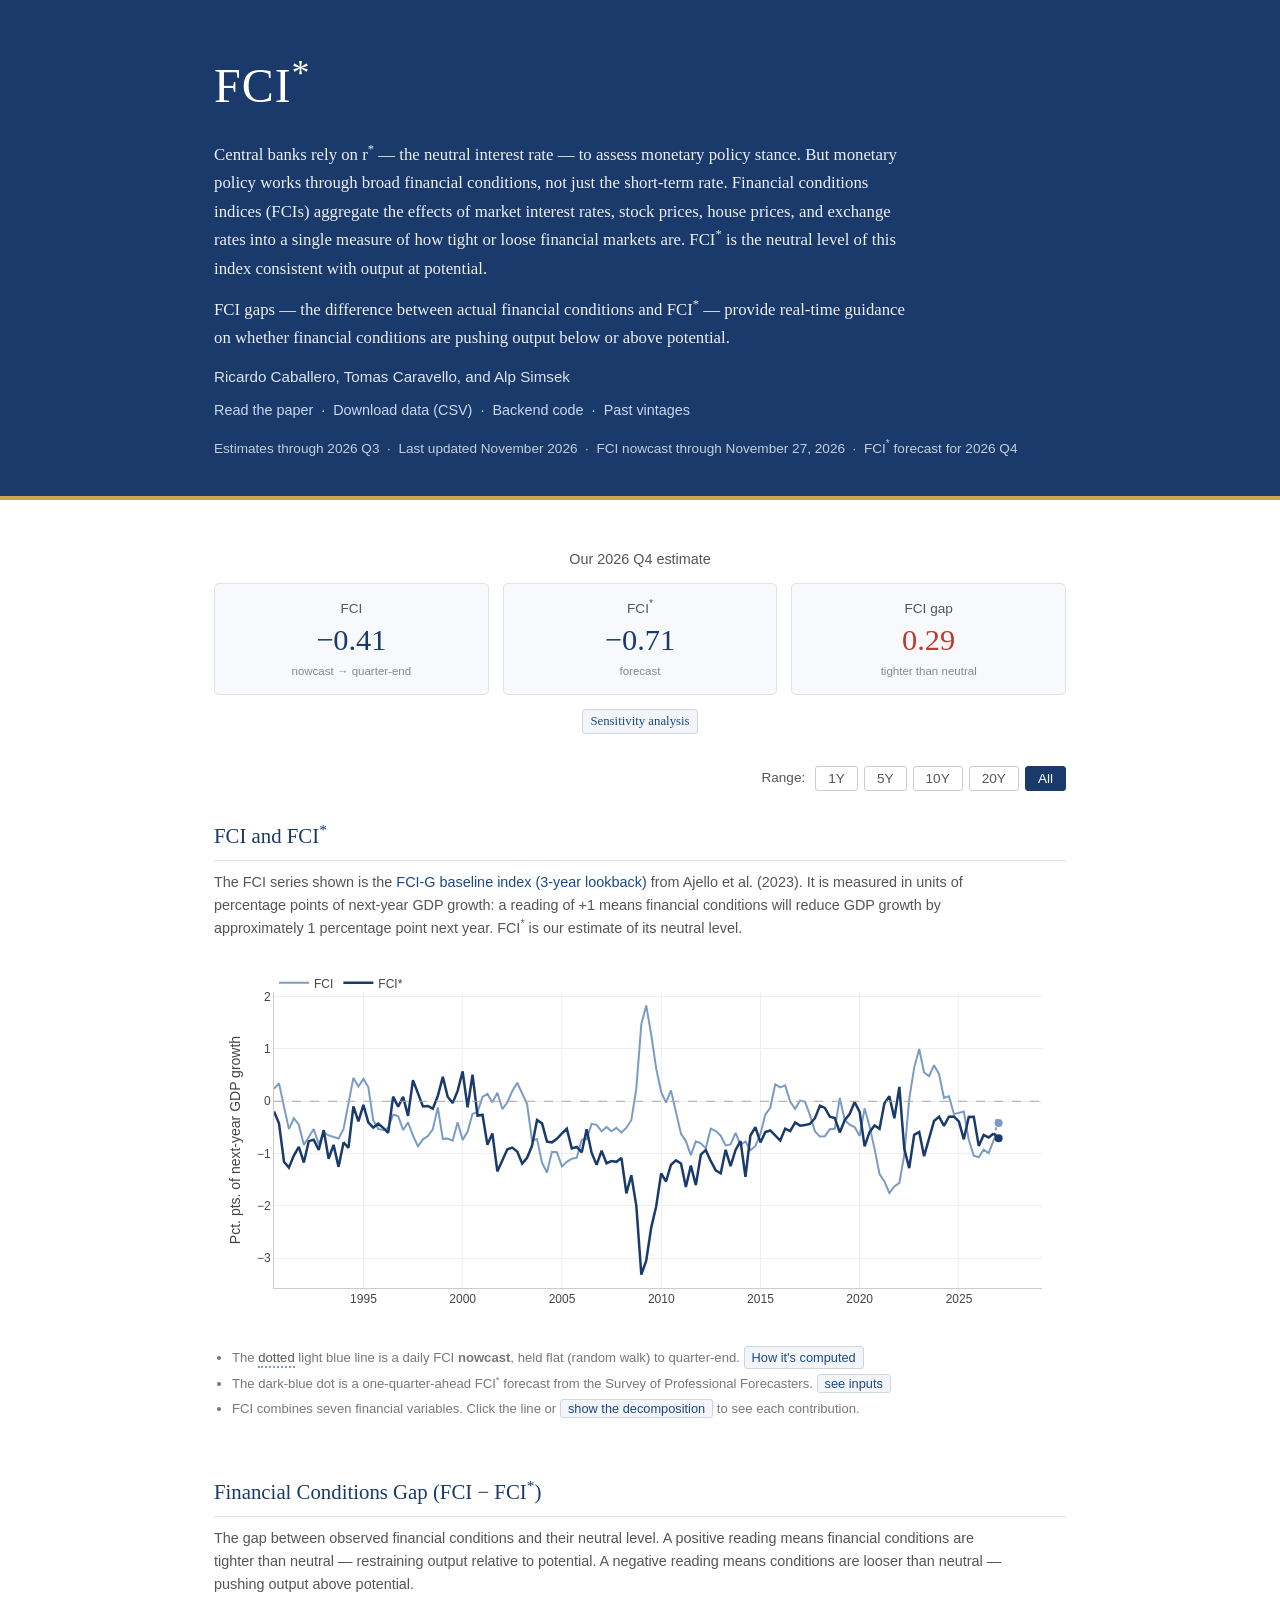
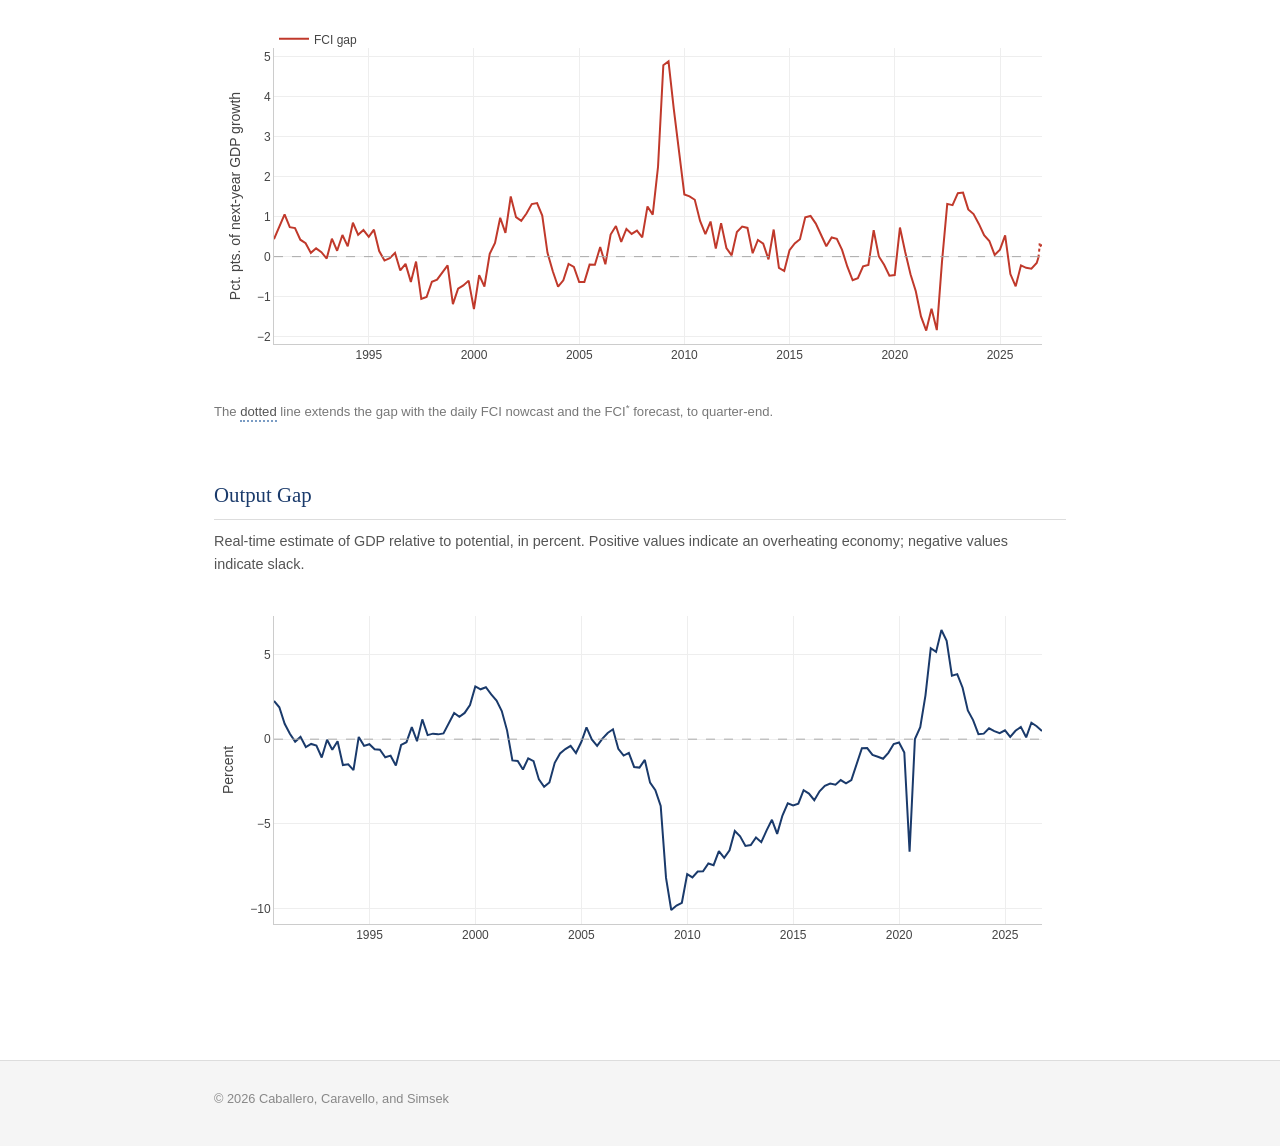
<file: frontend/src/index.html>
<!DOCTYPE html>
<html lang="en">
<head>
  <meta charset="UTF-8">
  <meta name="viewport" content="width=device-width, initial-scale=1.0">
  <title>FCI* — The Neutral Financial Conditions Index</title>
  <link rel="stylesheet" href="style.css">
  <!-- Plotly.js: loaded from CDN, no install needed -->
  <script src="https://cdn.plot.ly/plotly-2.32.0.min.js"></script>
</head>

<body>

  <!-- ============================================================
       HEADER
       ============================================================ -->
  <header>
    <div class="container">
      <h1>FCI<span class="star">*</span></h1>
      <p class="subtitle">
        Central banks rely on r<span class="star">*</span> — the neutral interest rate — to assess monetary
        policy stance. But monetary policy works through broad financial conditions, not just the short-term
        rate. Financial conditions indices (FCIs) aggregate the effects of market interest rates, stock prices,
        house prices, and exchange rates into a single measure of how tight or loose financial markets are.
        FCI<span class="star">*</span> is the neutral level of this index consistent with output at potential.
      </p>
      <p class="subtitle">
        FCI gaps — the difference between actual financial conditions and FCI<span class="star">*</span> —
        provide real-time guidance on whether financial conditions are pushing output below or above potential.
      </p>
      <p class="header-authors">Ricardo Caballero, Tomas Caravello, and Alp Simsek</p>
      <p class="header-links">
        <a href="FCIstarPublic.pdf" target="_blank">Read the paper</a>
        &nbsp;·&nbsp;
        <a href="../../backend/data/output/fcistar.csv" download>Download data (CSV)</a>
        &nbsp;·&nbsp;
        <a href="https://github.com/alp-simsek/fcistar/tree/main/backend" target="_blank">Backend code</a>
        &nbsp;·&nbsp;
        <a href="https://github.com/alp-simsek/fcistar/tree/main/backend/data/output/vintages" target="_blank">Past vintages</a>
      </p>
      <p class="last-updated">
        Estimates through <span id="last-updated-date">—</span>
        &nbsp;·&nbsp;
        Last updated <span id="last-refreshed-date">—</span>
        &nbsp;·&nbsp;
        FCI nowcast through <span id="nowcast-through-date">—</span><span id="forecast-header" hidden>
        &nbsp;·&nbsp;
        FCI<span class="star">*</span> forecast for <span id="fcistar-forecast-quarter">—</span></span>
      </p>
    </div>
  </header>

  <!-- ============================================================
       CHARTS
       ============================================================ -->
  <main>
    <div class="container">

      <!-- Quarter-end estimate summary cards (shown when a forecast exists) -->
      <section class="summary-cards" id="summary-cards" hidden>
        <p class="summary-title">Our <span id="summary-quarter">—</span> estimate</p>
        <div class="cards">
          <div class="card">
            <div class="card-label">FCI</div>
            <div class="card-value" id="card-fci">—</div>
            <div class="card-sub" id="card-fci-sub">nowcast → quarter-end</div>
          </div>
          <div class="card">
            <div class="card-label">FCI<span class="star">*</span></div>
            <div class="card-value" id="card-fcistar">—</div>
            <div class="card-sub" id="card-fcistar-sub">forecast</div>
          </div>
          <div class="card">
            <div class="card-label">FCI gap</div>
            <div class="card-value" id="card-gap">—</div>
            <div class="card-sub" id="card-gap-sub">—</div>
          </div>
        </div>
        <p class="summary-link" id="summary-link"><a href="sensitivity.html" class="pill">Sensitivity analysis</a></p>
      </section>

      <!-- Global date-range control: changes x-axis on all three charts -->
      <nav class="range-buttons" aria-label="Date range">
        <span class="range-label">Range:</span>
        <button type="button" data-years="1">1Y</button>
        <button type="button" data-years="5">5Y</button>
        <button type="button" data-years="10">10Y</button>
        <button type="button" data-years="20">20Y</button>
        <button type="button" data-years="all" class="active">All</button>
      </nav>

      <!-- Chart 1: FCI and FCI* together (main chart) -->
      <section class="chart-section">
        <h2>FCI and FCI<span class="star">*</span></h2>
        <p class="chart-description">
          The FCI series shown is the
          <a href="https://www.federalreserve.gov/econres/notes/feds-notes/a-new-index-to-measure-us-financial-conditions-20230630.html" target="_blank">FCI-G baseline index (3-year lookback)</a>
          from Ajello et al. (2023). It is measured in units of percentage points of next-year GDP growth:
          a reading of +1 means financial conditions will reduce GDP growth by approximately 1 percentage point next year.
          FCI<span class="star">*</span> is our estimate of its neutral level.
        </p>
        <div id="chart-fci-and-star"></div>
        <ul class="chart-note note-line">
          <!-- Two regimes, toggled in main.js (see setForecastRegimeNotes). The forecast quarter
               is the quarter AFTER the last estimate, and its GDP prints about a month after it
               ends -- so for roughly one month in three the forecast quarter has already ended.
               .regime-current = quarter-end still ahead; .regime-past = quarter already over. -->
          <li>
            <span class="regime-current">The <span class="dotted-key">dotted</span> light blue line is a daily FCI
              <strong>nowcast</strong>, held flat (random walk) to quarter-end.</span>
            <span class="regime-past" hidden>The <span class="dotted-key">dotted</span> light blue line is a daily FCI
              <strong>nowcast</strong>.</span>
            <a href="nowcast.html" class="pill">How it's computed</a></li>
          <li id="forecast-bullet" hidden>
            <span class="regime-current">The dark-blue dot is a one-quarter-ahead FCI<span class="star">*</span>
              forecast from the Survey of Professional Forecasters.</span>
            <span class="regime-past" hidden>The dark-blue dot is our FCI<span class="star">*</span> forecast for
              <span class="js-forecast-quarter">—</span>, from the Survey of Professional Forecasters — the quarter
              has ended but its GDP is not yet published, so this is still a forecast. It is replaced by the actual
              estimate when GDP is released.</span>
            <button type="button" class="pill" id="forecast-details-toggle">see inputs</button></li>
          <li>FCI combines seven financial variables. Click the line or
            <button type="button" class="pill inline-toggle" data-view="decomp">show the decomposition</button>
            to see each contribution.</li>
        </ul>
        <p class="chart-note note-line forecast-detail" id="forecast-detail" hidden><span id="forecast-detail-text"></span> <a href="sensitivity.html" class="pill">Sensitivity analysis</a></p>
        <p class="chart-note note-decomp">Each bar is a variable's contribution to FCI; the nowcast is hatched.
          Click a bar or <button type="button" class="pill inline-toggle" data-view="line">back to FCI &amp; FCI*</button>.</p>
      </section>

      <!-- Chart 2: FCI gap -->
      <section class="chart-section">
        <h2>Financial Conditions Gap (FCI &minus; FCI<span class="star">*</span>)</h2>
        <p class="chart-description">
          The gap between observed financial conditions and their neutral level.
          A positive reading means financial conditions are tighter than neutral
          — restraining output relative to potential. A negative reading means conditions are
          looser than neutral — pushing output above potential.
        </p>
        <div id="chart-fci-gap"></div>
        <p class="chart-note">
          <span class="regime-current">The <span class="dotted-key">dotted</span> line extends the gap with the daily
            FCI nowcast and the FCI<span class="star">*</span> forecast, to quarter-end.</span>
          <span class="regime-past" hidden>The <span class="dotted-key">dotted</span> line is the gap between the daily
            FCI nowcast and the FCI<span class="star">*</span> forecast.</span>
        </p>
      </section>

      <!-- Chart 3: Output gap -->
      <section class="chart-section">
        <h2>Output Gap</h2>
        <p class="chart-description">
          Real-time estimate of GDP relative to potential, in percent.
          Positive values indicate an overheating economy; negative values indicate slack.
        </p>
        <div id="chart-ygap"></div>
      </section>

    </div>
  </main>

  <!-- ============================================================
       FOOTER
       ============================================================ -->
  <footer>
    <div class="container">
      <p class="footer-note">© 2026 Caballero, Caravello, and Simsek</p>
    </div>
  </footer>

  <!-- main.js: loads the data and draws the charts -->
  <script src="main.js"></script>

</body>
</html>
</file>
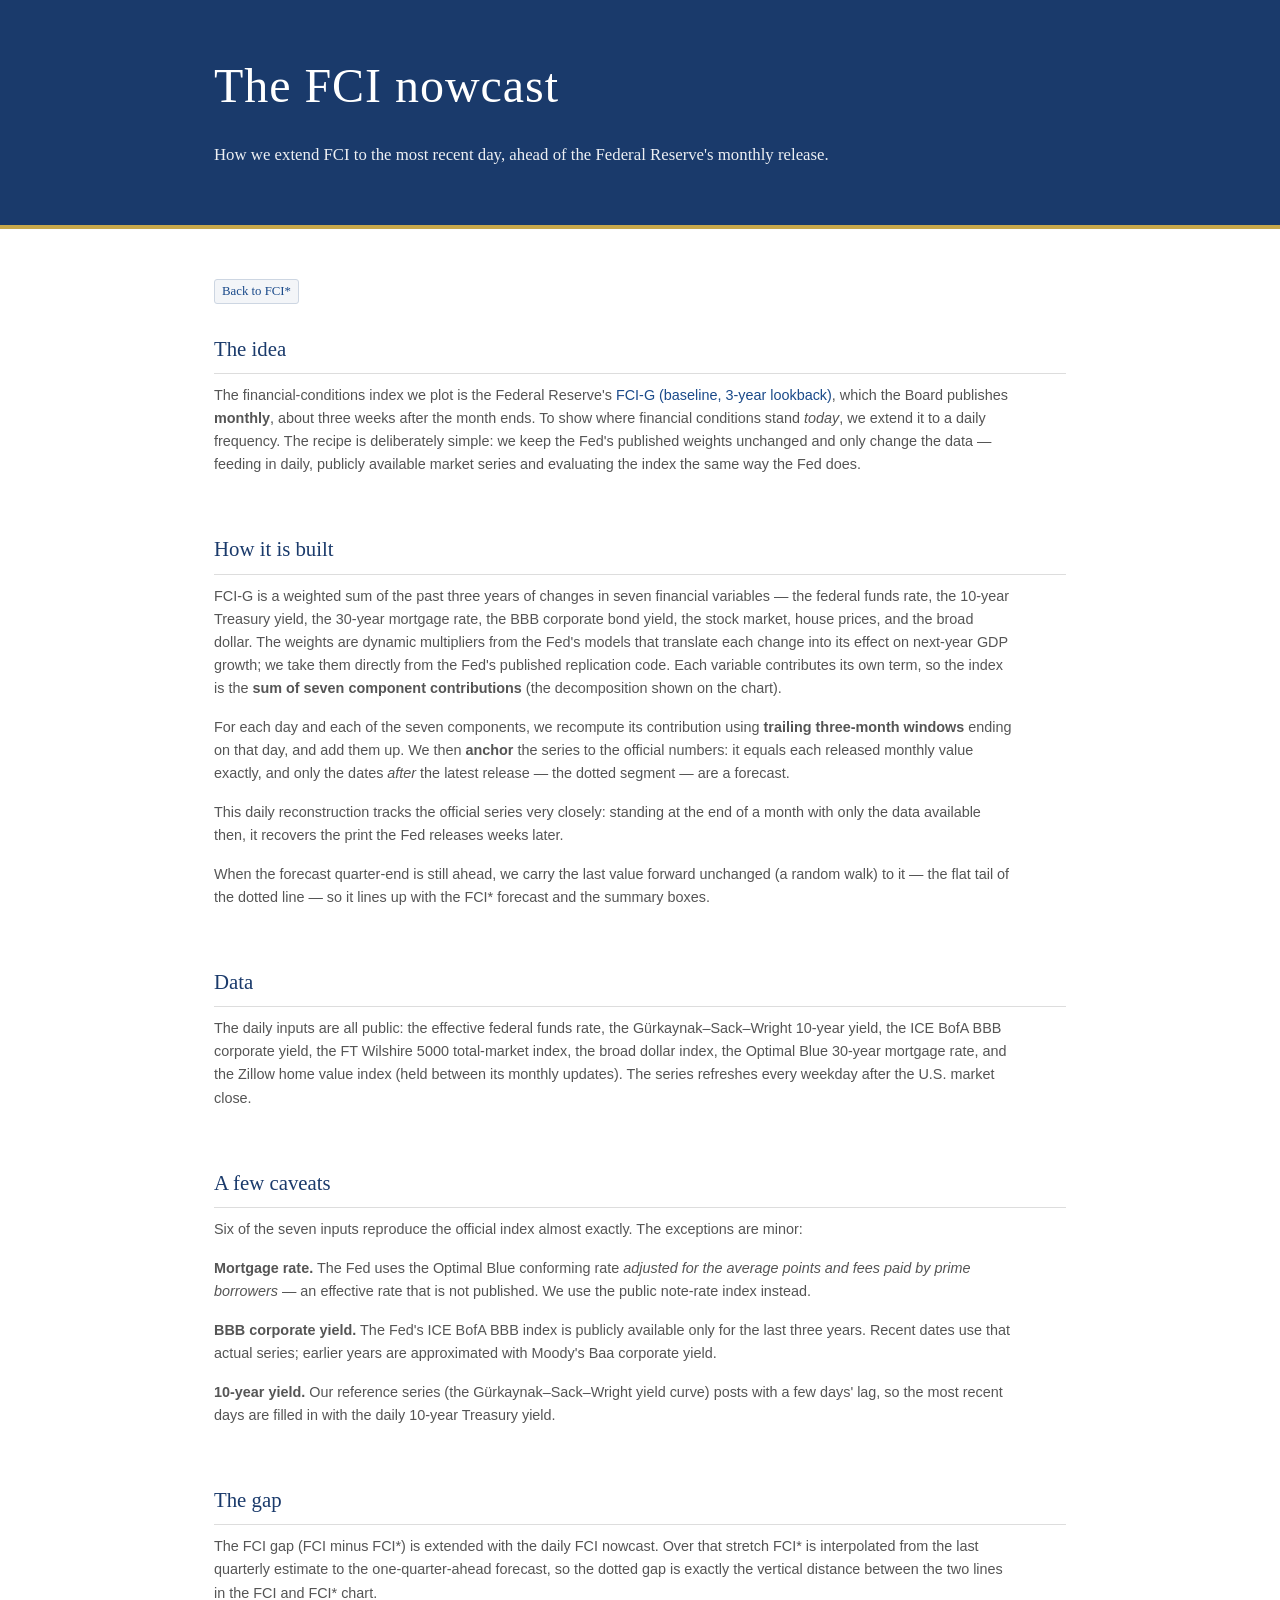
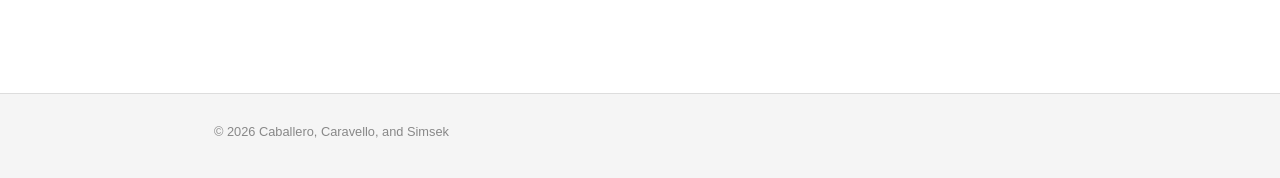
<file: frontend/src/nowcast.html>
<!DOCTYPE html>
<html lang="en">
<head>
  <meta charset="UTF-8">
  <meta name="viewport" content="width=device-width, initial-scale=1.0">
  <title>How the FCI nowcast is computed — FCI*</title>
  <link rel="stylesheet" href="style.css">
</head>

<body>

  <header>
    <div class="container">
      <h1>The FCI nowcast</h1>
      <p class="subtitle">
        How we extend FCI to the most recent day, ahead of the Federal Reserve's monthly release.
      </p>
    </div>
  </header>

  <main>
    <div class="container">

      <p class="back-nav"><a href="index.html" class="pill">Back to FCI*</a></p>

      <section class="chart-section">
        <h2>The idea</h2>
        <p class="chart-description">
          The financial-conditions index we plot is the Federal Reserve's
          <a href="https://www.federalreserve.gov/econres/notes/feds-notes/a-new-index-to-measure-us-financial-conditions-20230630.html" target="_blank">FCI&#8209;G (baseline, 3&#8209;year lookback)</a>,
          which the Board publishes <strong>monthly</strong>, about three weeks after the month ends. To show where
          financial conditions stand <em>today</em>, we extend it to a daily frequency. The recipe is deliberately
          simple: we keep the Fed's published weights unchanged and only change the data &mdash; feeding in daily,
          publicly available market series and evaluating the index the same way the Fed does.
        </p>
      </section>

      <section class="chart-section">
        <h2>How it is built</h2>
        <p class="chart-description">
          FCI&#8209;G is a weighted sum of the past three years of changes in seven financial variables &mdash; the
          federal funds rate, the 10&#8209;year Treasury yield, the 30&#8209;year mortgage rate, the BBB corporate bond
          yield, the stock market, house prices, and the broad dollar. The weights are dynamic multipliers from the
          Fed's models that translate each change into its effect on next&#8209;year GDP growth; we take them directly
          from the Fed's published replication code. Each variable contributes its own term, so the index is the
          <strong>sum of seven component contributions</strong> (the decomposition shown on the chart).
        </p>
        <p class="chart-description">
          For each day and each of the seven components, we recompute its contribution using
          <strong>trailing three&#8209;month windows</strong> ending on that day, and add them up. We then
          <strong>anchor</strong> the series to the official numbers: it equals each released monthly value exactly, and
          only the dates <em>after</em> the latest release &mdash; the dotted segment &mdash; are a forecast.
        </p>
        <p class="chart-description">
          This daily reconstruction tracks the official series very closely: standing at the end of a month with only
          the data available then, it recovers the print the Fed releases weeks later.
        </p>
        <p class="chart-description">
          When the forecast quarter&#8209;end is still ahead, we carry the last value forward unchanged (a random
          walk) to it &mdash; the flat tail of the dotted line &mdash; so it lines up with the FCI* forecast and the
          summary boxes.
        </p>
      </section>

      <section class="chart-section">
        <h2>Data</h2>
        <p class="chart-description">
          The daily inputs are all public: the effective federal funds rate, the Gürkaynak&ndash;Sack&ndash;Wright
          10&#8209;year yield, the ICE BofA BBB corporate yield, the FT Wilshire 5000 total&#8209;market index, the broad
          dollar index, the Optimal Blue 30&#8209;year mortgage rate, and the Zillow home value index (held between its
          monthly updates). The series refreshes every weekday after the U.S. market close.
        </p>
      </section>

      <section class="chart-section">
        <h2>A few caveats</h2>
        <p class="chart-description">
          Six of the seven inputs reproduce the official index almost exactly. The exceptions are minor:
        </p>
        <p class="chart-description">
          <strong>Mortgage rate.</strong> The Fed uses the Optimal Blue conforming rate <em>adjusted for the average
          points and fees paid by prime borrowers</em> &mdash; an effective rate that is not published. We use the public
          note&#8209;rate index instead.
        </p>
        <p class="chart-description">
          <strong>BBB corporate yield.</strong> The Fed's ICE BofA BBB index is publicly available only for the last
          three years. Recent dates use that actual series; earlier years are approximated with Moody's Baa corporate yield.
        </p>
        <p class="chart-description">
          <strong>10&#8209;year yield.</strong> Our reference series (the Gürkaynak&ndash;Sack&ndash;Wright yield curve)
          posts with a few days' lag, so the most recent days are filled in with the daily 10&#8209;year Treasury yield.
        </p>
      </section>

      <section class="chart-section">
        <h2>The gap</h2>
        <p class="chart-description">
          The FCI gap (FCI minus FCI*) is extended with the daily FCI nowcast. Over that stretch FCI* is
          interpolated from the last quarterly estimate to the one&#8209;quarter&#8209;ahead forecast, so the dotted
          gap is exactly the vertical distance between the two lines in the FCI and FCI* chart.
        </p>
      </section>

    </div>
  </main>

  <footer>
    <div class="container">
      <p class="footer-note">© 2026 Caballero, Caravello, and Simsek</p>
    </div>
  </footer>

</body>
</html>
</file>
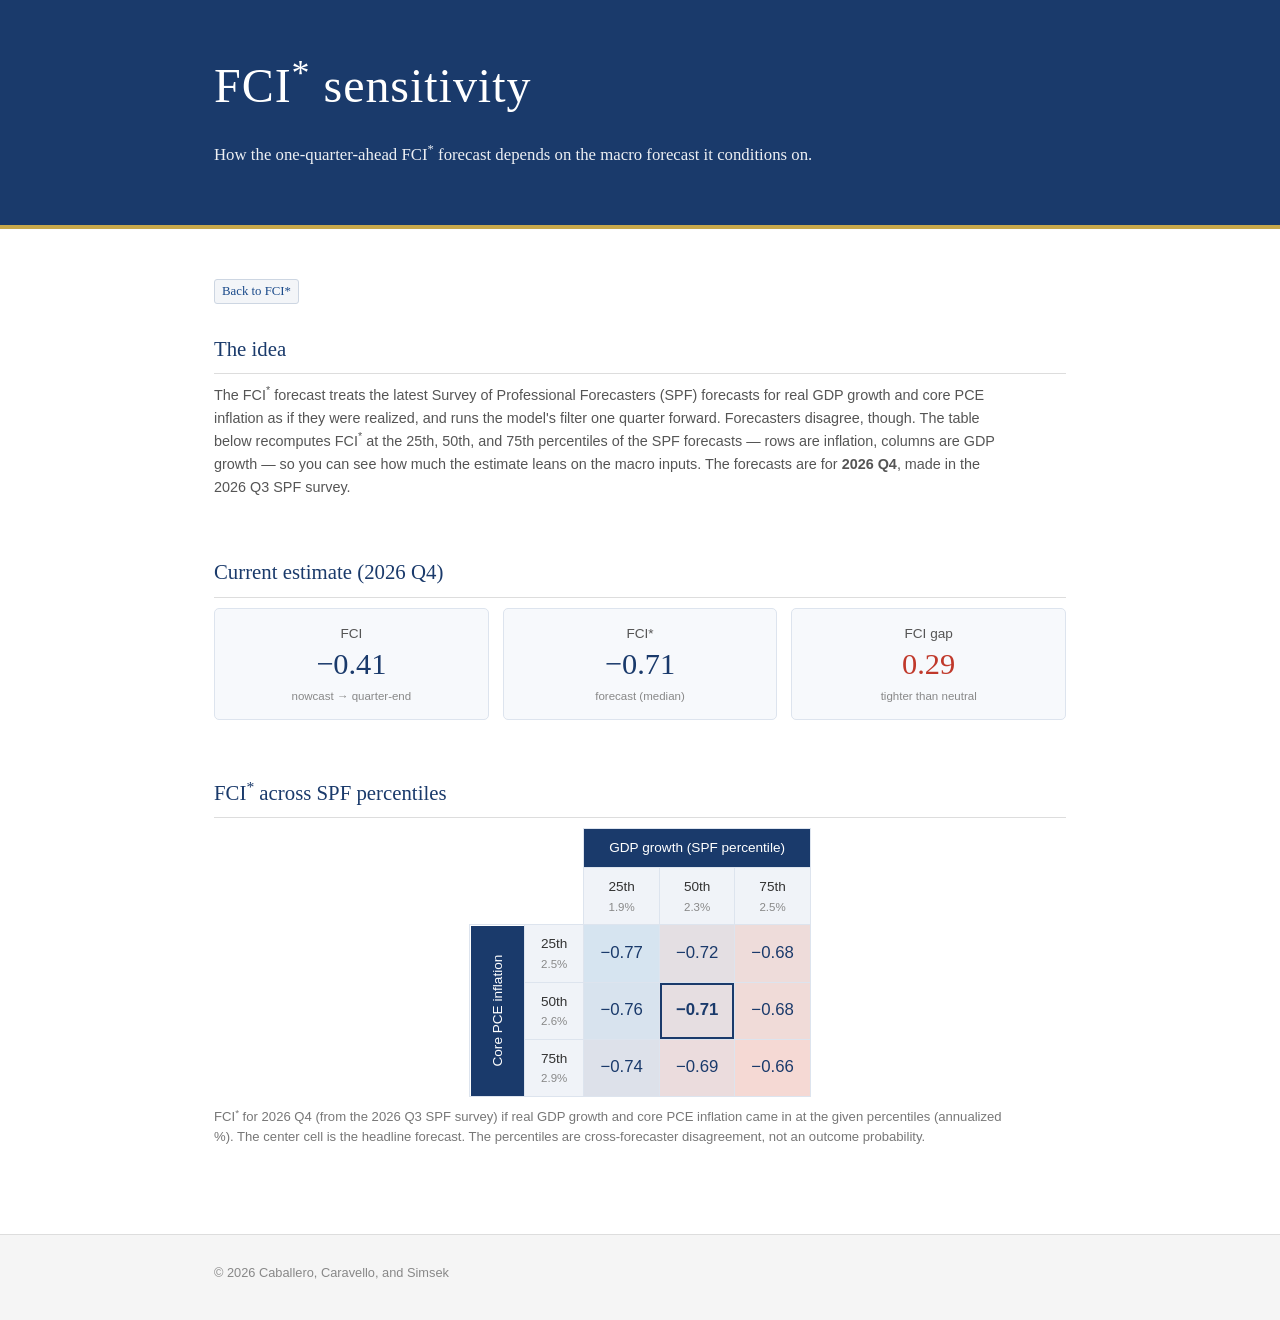
<file: frontend/src/sensitivity.html>
<!DOCTYPE html>
<html lang="en">
<head>
  <meta charset="UTF-8">
  <meta name="viewport" content="width=device-width, initial-scale=1.0">
  <title>FCI* sensitivity — FCI*</title>
  <link rel="stylesheet" href="style.css">
</head>

<body>

  <header>
    <div class="container">
      <h1>FCI<span class="star">*</span> sensitivity</h1>
      <p class="subtitle">
        How the one-quarter-ahead FCI<span class="star">*</span> forecast depends on the macro forecast it
        conditions on.
      </p>
    </div>
  </header>

  <main>
    <div class="container">

      <p class="back-nav"><a href="index.html" class="pill">Back to FCI*</a></p>

      <section class="chart-section">
        <h2>The idea</h2>
        <p class="chart-description">
          The FCI<span class="star">*</span> forecast treats the latest Survey of Professional Forecasters (SPF)
          forecasts for real GDP growth and core PCE inflation as if they were realized, and runs the model's filter
          one quarter forward. Forecasters disagree, though. The table below recomputes
          FCI<span class="star">*</span> at the 25th, 50th, and 75th percentiles of the SPF forecasts &mdash; rows are
          inflation, columns are GDP growth &mdash; so you can see how much the estimate leans on the macro inputs.
          The forecasts are for <strong class="js-target">—</strong>, made in the <span class="js-survey">—</span>
          SPF survey.
        </p>
      </section>

      <section class="chart-section">
        <h2>Current estimate (<span id="sens-quarter">—</span>)</h2>
        <div class="cards" id="sens-cards"></div>
      </section>

      <section class="chart-section">
        <h2>FCI<span class="star">*</span> across SPF percentiles</h2>
        <div id="sens-table"></div>
        <p class="chart-note">
          FCI<span class="star">*</span> for <span class="js-target">—</span> (from the
          <span class="js-survey">—</span> SPF survey) if real GDP growth and core PCE inflation came in at the given
          percentiles (annualized %). The center cell is the headline forecast. The percentiles are cross-forecaster
          disagreement, not an outcome probability.
        </p>
      </section>

    </div>
  </main>

  <footer>
    <div class="container">
      <p class="footer-note">© 2026 Caballero, Caravello, and Simsek</p>
    </div>
  </footer>

  <script src="sensitivity.js"></script>
</body>
</html>
</file>
<file: frontend/src/style.css>
/* =============================================================
   FCI* Website — Stylesheet
   Design reference: NY Fed r-star page (clean, academic, minimal)
   ============================================================= */


/* -------------------------------------------------------------
   1. RESET & BASE
   A browser applies its own default styles before your CSS runs.
   This section overrides the worst offenders for consistency.
   ------------------------------------------------------------- */
*, *::before, *::after {
  box-sizing: border-box;   /* padding counts inside width, not outside */
  margin: 0;
  padding: 0;
}

body {
  font-family: Georgia, 'Times New Roman', serif;
  font-size: 16px;
  line-height: 1.6;
  color: #222;
  background-color: #fff;
}

a {
  color: #1a4a8a;
  text-decoration: none;
}

a:hover {
  text-decoration: underline;
}


/* -------------------------------------------------------------
   2. LAYOUT
   .container centers content and caps its width so long lines
   don't stretch uncomfortably on wide monitors.
   ------------------------------------------------------------- */
.container {
  max-width: 900px;
  margin: 0 auto;
  padding: 0 24px;
}


/* -------------------------------------------------------------
   3. SUPERSCRIPT STAR
   The * in FCI* should look like a superscript but slightly
   larger than the default <sup> tag, which tends to look tiny.
   ------------------------------------------------------------- */
.star {
  font-size: 0.75em;
  vertical-align: super;
  line-height: 0;   /* prevents the superscript from pushing line height up */
}


/* -------------------------------------------------------------
   4. HEADER
   ------------------------------------------------------------- */
header {
  background-color: #1a3a6b;
  color: #fff;
  padding: 48px 0 36px;
  border-bottom: 4px solid #c8a84b;   /* gold accent line */
}

header h1 {
  font-size: 3rem;
  font-weight: normal;
  letter-spacing: 0.02em;
  margin-bottom: 16px;
}

header .subtitle {
  font-size: 1.05rem;
  line-height: 1.7;
  max-width: 700px;
  opacity: 0.92;
  margin-bottom: 12px;
}

header .subtitle:last-of-type {
  margin-bottom: 20px;
}

header .header-authors {
  font-size: 0.95rem;
  font-family: 'Helvetica Neue', Arial, sans-serif;
  opacity: 0.85;
  margin-bottom: 10px;
}

header .header-links {
  font-size: 0.9rem;
  font-family: 'Helvetica Neue', Arial, sans-serif;
  margin-bottom: 16px;
}

header .header-links a {
  color: #c8d8f0;
}

header .header-links a:hover {
  color: #fff;
  text-decoration: underline;
}

header .last-updated {
  font-size: 0.85rem;
  font-family: 'Helvetica Neue', Arial, sans-serif;
  opacity: 0.75;
}


/* -------------------------------------------------------------
   5. CHART SECTIONS
   ------------------------------------------------------------- */
main {
  padding: 48px 0 32px;
}

.range-buttons {
  display: flex;
  align-items: center;
  gap: 6px;
  justify-content: flex-end;
  margin-bottom: 28px;
  font-family: 'Helvetica Neue', Arial, sans-serif;
}

.range-buttons .range-label {
  font-size: 0.85rem;
  color: #555;
  margin-right: 4px;
}

.range-buttons button {
  appearance: none;
  background: #fff;
  border: 1px solid #ccc;
  color: #555;
  padding: 4px 12px;
  font-size: 0.85rem;
  font-family: inherit;
  cursor: pointer;
  border-radius: 3px;
  transition: background-color 0.15s, border-color 0.15s, color 0.15s;
}

.range-buttons button:hover {
  background: #f0f0f0;
}

.range-buttons button.active {
  background: #1a3a6b;
  border-color: #1a3a6b;
  color: #fff;
}

.chart-section {
  margin-bottom: 56px;
}

.chart-section h2 {
  font-size: 1.3rem;
  font-weight: normal;
  color: #1a3a6b;
  border-bottom: 1px solid #ddd;
  padding-bottom: 8px;
  margin-bottom: 10px;
}

.chart-description {
  font-size: 0.9rem;
  color: #555;
  margin-bottom: 16px;
  max-width: 800px;
  font-family: 'Helvetica Neue', Arial, sans-serif;
  line-height: 1.6;
}

.chart-description a {
  color: #1a4a8a;
}

/* Small caption under a chart (e.g. explaining the dotted nowcast line) */
.chart-note {
  font-size: 0.82rem;
  color: #777;
  margin-top: 10px;
  max-width: 800px;
  font-family: 'Helvetica Neue', Arial, sans-serif;
  line-height: 1.5;
}
ul.chart-note { padding-left: 18px; }
ul.chart-note li { margin-bottom: 5px; }
.chart-note a { color: #1a4a8a; }
.dotted-key {
  border-bottom: 2px dotted #7a9cc4;
  padding-bottom: 1px;
  color: #555;
}

/* Small inline "pill" used for caption links/buttons (How it's computed, decomposition toggle,
   Back to FCI*) so every clickable caption action looks the same — a colored box, not an arrow. */
.pill {
  appearance: none;
  display: inline-block;
  background: #f3f5f8;
  border: 1px solid #cdd6e2;
  color: #1a4a8a;
  padding: 1px 7px;
  font-size: 0.8rem;
  font-family: inherit;
  border-radius: 3px;
  cursor: pointer;
  white-space: nowrap;
  text-decoration: none;
  vertical-align: baseline;
}
.pill:hover { background: #e7edf5; }
.back-nav { margin: 0 0 28px; }

/* Swap the Figure 1 caption note between the line and decomposition views */
.note-decomp { display: none; }
body.decomp-on .note-line { display: none; }
body.decomp-on .note-decomp { display: block; }

/* Summary cards: quarter-end estimate for FCI / FCI* / FCI gap */
.summary-cards { margin-bottom: 32px; }
.summary-title {
  font-family: 'Helvetica Neue', Arial, sans-serif;
  font-size: 0.9rem;
  color: #555;
  text-align: center;
  margin-bottom: 12px;
}
.cards { display: flex; gap: 14px; }
.card {
  flex: 1;
  background: #f7f9fc;
  border: 1px solid #dde4ee;
  border-radius: 5px;
  padding: 14px 16px;
  text-align: center;
}
.card-label {
  font-family: 'Helvetica Neue', Arial, sans-serif;
  font-size: 0.85rem;
  color: #555;
  margin-bottom: 4px;
}
.card-value { font-size: 1.9rem; color: #1a3a6b; line-height: 1.1; }
.card-value.gap-loose { color: #1a6ba8; }   /* below neutral — looser */
.card-value.gap-tight { color: #c0392b; }   /* above neutral — tighter */
.card-sub {
  font-family: 'Helvetica Neue', Arial, sans-serif;
  font-size: 0.72rem;
  color: #888;
  margin-top: 5px;
}

.summary-link { text-align: center; margin-top: 12px; }

/* Sensitivity page table (3x3 FCI* over SPF percentiles) */
.sens-table {
  border-collapse: collapse;
  margin: 4px auto 0;
  font-family: 'Helvetica Neue', Arial, sans-serif;
}
.sens-table th, .sens-table td { border: 1px solid #dde4ee; padding: 8px 16px; text-align: center; }
.sens-table .corner { border: none; background: #fff; }
.sens-table th { background: #f0f3f8; color: #333; font-weight: normal; font-size: 0.85rem; }
.sens-table .grouphdr { background: #1a3a6b; color: #fff; font-size: 0.85rem; }
.sens-table .grouphdr.rot { writing-mode: vertical-rl; transform: rotate(180deg); white-space: nowrap; }
.sens-table .pctval { display: block; font-size: 0.72rem; color: #888; }
.sens-table td.cell { font-size: 1.05rem; color: #1a3a6b; }
.sens-table td.center { box-shadow: inset 0 0 0 2px #1a3a6b; font-weight: bold; }

/* Inline "see inputs" reveal under Figure 1 — the SPF forecast detail box */
.forecast-detail {
  background: #f3f5f8;
  border-left: 3px solid #1a4a8a;
  padding: 8px 12px;
  border-radius: 3px;
  margin-top: 8px;
}

/* The chart div itself — Plotly will size the chart inside this */
#chart-fci-gap,
#chart-fci-and-star,
#chart-ygap {
  width: 100%;
  height: 380px;
}


/* -------------------------------------------------------------
   6. FOOTER
   ------------------------------------------------------------- */
footer {
  background-color: #f5f5f5;
  border-top: 1px solid #ddd;
  padding: 28px 0;
  font-family: 'Helvetica Neue', Arial, sans-serif;
  font-size: 0.875rem;
  color: #555;
}

footer p {
  margin-bottom: 8px;
}

footer a {
  color: #1a4a8a;
}

.footer-note {
  color: #888;
  font-size: 0.8rem;
}
</file>
